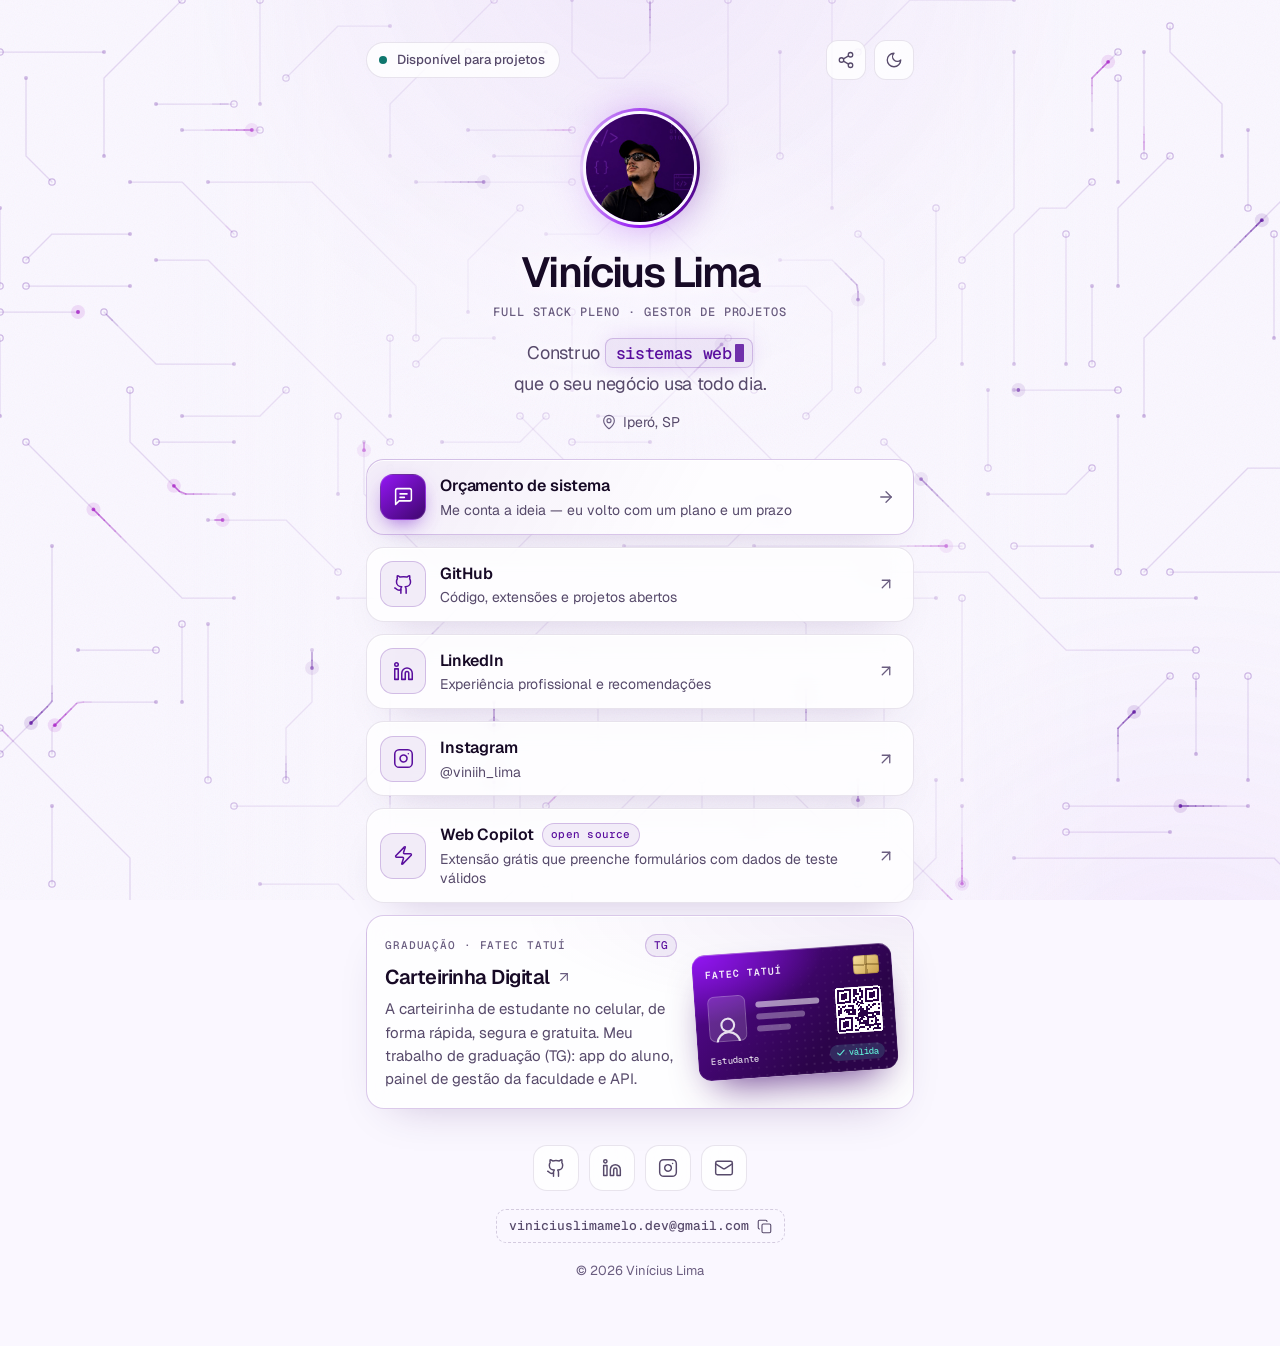
<file: index.html>
<!doctype html>
<html lang="pt-BR">
<head>
  <meta charset="utf-8">
  <meta name="viewport" content="width=device-width, initial-scale=1, viewport-fit=cover">
  <title>Vinícius Lima · Links</title>
  <meta name="description" content="Links do Vinícius Lima, desenvolvedor full stack em Iperó, SP: orçamento de sistema, GitHub, LinkedIn, Instagram e o trabalho de graduação.">
  <link rel="canonical" href="https://vinicius-lima-melo.github.io/">

  <meta property="og:type" content="profile">
  <meta property="og:locale" content="pt_BR">
  <meta property="og:site_name" content="Vinícius Lima">
  <meta property="og:title" content="Vinícius Lima · Desenvolvedor Full Stack">
  <meta property="og:description" content="Sistemas web, apps e SaaS sob medida — todos os meus links num lugar só.">
  <meta property="og:url" content="https://vinicius-lima-melo.github.io/">
  <meta property="og:image" content="https://vinicius-lima-melo.github.io/assets/og.jpg">
  <meta property="og:image:width" content="1200">
  <meta property="og:image:height" content="630">
  <meta property="og:image:alt" content="Vinícius Lima, desenvolvedor full stack: sistemas web, apps e SaaS sob medida.">
  <meta property="profile:first_name" content="Vinícius">
  <meta property="profile:last_name" content="Lima">
  <meta name="twitter:card" content="summary_large_image">

  <meta name="theme-color" content="#0c0416" media="(prefers-color-scheme: dark)">
  <meta name="theme-color" content="#faf7ff" media="(prefers-color-scheme: light)">
  <link rel="icon" href="assets/favicon.svg" type="image/svg+xml">
  <link rel="apple-touch-icon" href="assets/apple-touch-icon.png">

  <!-- Tema antes de pintar: sem isto a página piscava escura e depois clareava. -->
  <script>
    (function () {
      var t = null;
      try { t = localStorage.getItem('vl-theme'); } catch (e) {}
      if (t !== 'light' && t !== 'dark') {
        t = window.matchMedia && matchMedia('(prefers-color-scheme: light)').matches ? 'light' : 'dark';
      }
      document.documentElement.dataset.theme = t;
      document.documentElement.classList.add('js');
    })();
  </script>

  <link rel="preconnect" href="https://fonts.googleapis.com">
  <link rel="preconnect" href="https://fonts.gstatic.com" crossorigin>
  <link rel="stylesheet" href="https://fonts.googleapis.com/css2?family=Geist:wght@400;500;600;700&family=Geist+Mono:wght@400;500&display=swap">
  <link rel="stylesheet" href="styles.css">
  <script src="app.js" defer></script>
  <script src="fundos.js" defer></script>

  <script type="application/ld+json">
    {
      "@context": "https://schema.org",
      "@type": "Person",
      "name": "Vinícius Lima",
      "jobTitle": "Desenvolvedor Full Stack",
      "url": "https://vinicius-lima-melo.github.io/",
      "image": "https://vinicius-lima-melo.github.io/assets/vinicius.jpg",
      "address": { "@type": "PostalAddress", "addressLocality": "Iperó", "addressRegion": "SP", "addressCountry": "BR" },
      "knowsAbout": ["Angular", "TypeScript", "Firebase", "Node.js", "PHP", "Ionic", "PWA", "SaaS"],
      "sameAs": [
        "https://github.com/Vinicius-Lima-Melo",
        "https://www.linkedin.com/in/vinicius-lima-melo"
      ]
    }
  </script>
</head>
<body>
  <svg width="0" height="0" style="position:absolute" aria-hidden="true" focusable="false">
    <symbol id="i-github" viewBox="0 0 24 24"><path d="M15 22v-4a4.8 4.8 0 0 0-1-3.5c3 0 6-2 6-5.5.08-1.25-.27-2.48-1-3.5.28-1.15.28-2.35 0-3.5 0 0-1 0-3 1.5-2.64-.5-5.36-.5-8 0C6 2 5 2 5 2c-.3 1.15-.3 2.35 0 3.5A5.403 5.403 0 0 0 4 9c0 3.5 3 5.5 6 5.5-.39.49-.68 1.05-.85 1.65-.17.6-.22 1.23-.15 1.85v4"/><path d="M9 18c-4.51 2-5-2-7-2"/></symbol>
    <symbol id="i-linkedin" viewBox="0 0 24 24"><path d="M16 8a6 6 0 0 1 6 6v7h-4v-7a2 2 0 0 0-2-2 2 2 0 0 0-2 2v7h-4v-7a6 6 0 0 1 6-6z"/><rect width="4" height="12" x="2" y="9"/><circle cx="4" cy="4" r="2"/></symbol>
    <symbol id="i-instagram" viewBox="0 0 24 24"><rect width="20" height="20" x="2" y="2" rx="5" ry="5"/><path d="M16 11.37A4 4 0 1 1 12.63 8 4 4 0 0 1 16 11.37z"/><path d="M17.5 6.5h.01"/></symbol>
    <symbol id="i-mail" viewBox="0 0 24 24"><rect width="20" height="16" x="2" y="4" rx="2"/><path d="m22 7-8.97 5.7a1.94 1.94 0 0 1-2.06 0L2 7"/></symbol>
    <symbol id="i-message" viewBox="0 0 24 24"><path d="M21 15a2 2 0 0 1-2 2H7l-4 4V5a2 2 0 0 1 2-2h14a2 2 0 0 1 2 2z"/><path d="M8 9h8"/><path d="M8 13h5"/></symbol>
    <symbol id="i-arrow-up-right" viewBox="0 0 24 24"><path d="M7 7h10v10"/><path d="M7 17 17 7"/></symbol>
    <symbol id="i-arrow-right" viewBox="0 0 24 24"><path d="M5 12h14"/><path d="m12 5 7 7-7 7"/></symbol>
    <symbol id="i-map-pin" viewBox="0 0 24 24"><path d="M20 10c0 4.993-5.539 10.193-7.399 11.799a1 1 0 0 1-1.202 0C9.539 20.193 4 14.993 4 10a8 8 0 0 1 16 0"/><circle cx="12" cy="10" r="3"/></symbol>
    <symbol id="i-sun" viewBox="0 0 24 24"><circle cx="12" cy="12" r="4"/><path d="M12 2v2"/><path d="M12 20v2"/><path d="m4.93 4.93 1.41 1.41"/><path d="m17.66 17.66 1.41 1.41"/><path d="M2 12h2"/><path d="M20 12h2"/><path d="m6.34 17.66-1.41 1.41"/><path d="m19.07 4.93-1.41 1.41"/></symbol>
    <symbol id="i-moon" viewBox="0 0 24 24"><path d="M12 3a6 6 0 0 0 9 9 9 9 0 1 1-9-9Z"/></symbol>
    <symbol id="i-share" viewBox="0 0 24 24"><circle cx="18" cy="5" r="3"/><circle cx="6" cy="12" r="3"/><circle cx="18" cy="19" r="3"/><path d="m8.59 13.51 6.83 3.98"/><path d="m15.41 6.51-6.82 3.98"/></symbol>
    <symbol id="i-copy" viewBox="0 0 24 24"><rect width="14" height="14" x="8" y="8" rx="2" ry="2"/><path d="M4 16c-1.1 0-2-.9-2-2V4c0-1.1.9-2 2-2h10c1.1 0 2 .9 2 2"/></symbol>
    <symbol id="i-check" viewBox="0 0 24 24"><path d="M20 6 9 17l-5-5"/></symbol>
    <symbol id="i-zap" viewBox="0 0 24 24"><path d="M4 14a1 1 0 0 1-.78-1.63l9.9-10.2a.5.5 0 0 1 .86.46l-1.92 6.02A1 1 0 0 0 13 10h7a1 1 0 0 1 .78 1.63l-9.9 10.2a.5.5 0 0 1-.86-.46l1.92-6.02A1 1 0 0 0 11 14z"/></symbol>
    <symbol id="i-user" viewBox="0 0 24 24"><circle cx="12" cy="8" r="4.5"/><path d="M20 21a8 8 0 0 0-16 0"/></symbol>
    <symbol id="i-star" viewBox="0 0 24 24"><path d="M11.525 2.295a.53.53 0 0 1 .95 0l2.31 4.679a2.123 2.123 0 0 0 1.595 1.16l5.166.756a.53.53 0 0 1 .294.904l-3.736 3.638a2.123 2.123 0 0 0-.611 1.878l.882 5.14a.53.53 0 0 1-.771.56l-4.618-2.428a2.122 2.122 0 0 0-1.973 0L6.396 21.01a.53.53 0 0 1-.77-.56l.881-5.139a2.122 2.122 0 0 0-.611-1.879L2.16 9.795a.53.53 0 0 1 .294-.906l5.165-.755a2.122 2.122 0 0 0 1.597-1.16z"/></symbol>
  </svg>

  <a class="skip" href="#conteudo">Pular para os links</a>

  <div class="backdrop" aria-hidden="true">
    <div class="backdrop__glow backdrop__glow--a"></div>
    <div class="backdrop__glow backdrop__glow--b"></div>
    <canvas class="backdrop__canvas"></canvas>
    <div class="backdrop__scrim"></div>
    <div class="backdrop__noise"></div>
  </div>

  <div class="bio">
    <!-- ============================== Perfil ============================== -->
    <header class="profile">
      <div class="profile__bar">
        <p class="status"><span class="status__dot" aria-hidden="true"></span>Disponível para projetos</p>
        <div class="profile__tools">
          <button class="icon-btn" type="button" id="share-btn" aria-label="Compartilhar esta página">
            <svg class="i" aria-hidden="true"><use href="#i-share"/></svg>
          </button>
          <button class="icon-btn" type="button" id="theme-btn" aria-label="Mudar para o tema claro">
            <svg class="i i--sun" aria-hidden="true"><use href="#i-sun"/></svg>
            <svg class="i i--moon" aria-hidden="true"><use href="#i-moon"/></svg>
          </button>
        </div>
      </div>

      <div class="avatar">
        <img src="assets/vinicius.jpg" width="320" height="320" alt="Vinícius Lima, de boné e óculos escuros, sobre um fundo roxo com símbolos de código" fetchpriority="high">
      </div>

      <h1 class="name">Vinícius Lima</h1>
      <p class="role">Full Stack Pleno · Gestor de Projetos</p>
      <p class="pitch">
        <span class="pitch__lead">Construo
        <span class="sr-only">sistemas web, apps multiplataforma, SaaS e PWAs</span>
        <span class="type" aria-hidden="true"><span class="type__text" id="type-text">sistemas web</span></span></span><br>
        que o seu negócio usa todo dia.
      </p>
      <p class="where"><svg class="i" aria-hidden="true"><use href="#i-map-pin"/></svg>Iperó, SP</p>

    </header>

    <main id="conteudo" tabindex="-1">
      <!-- ============================== Aba: Links ============================== -->
      <section class="panel" id="links" aria-labelledby="links-title">
        <h2 class="sr-only" id="links-title">Links</h2>

        <ul class="blocks">
          <li data-reveal>
            <a class="card link is-highlight" href="mailto:viniciuslimamelo.dev@gmail.com?subject=Or%C3%A7amento%20de%20sistema">
              <span class="link__icon"><svg class="i" aria-hidden="true"><use href="#i-message"/></svg></span>
              <span class="link__body">
                <span class="link__label">Orçamento de sistema</span>
                <span class="link__desc">Me conta a ideia — eu volto com um plano e um prazo</span>
              </span>
              <svg class="i link__arrow" aria-hidden="true"><use href="#i-arrow-right"/></svg>
            </a>
          </li>

          <li data-reveal>
            <a class="card link" href="https://github.com/Vinicius-Lima-Melo" target="_blank" rel="noopener">
              <span class="link__icon"><svg class="i" aria-hidden="true"><use href="#i-github"/></svg></span>
              <span class="link__body">
                <span class="link__label">GitHub</span>
                <span class="link__desc">Código, extensões e projetos abertos</span>
              </span>
              <span class="sr-only">(abre em nova aba)</span>
              <svg class="i link__arrow" aria-hidden="true"><use href="#i-arrow-up-right"/></svg>
            </a>
          </li>

          <li data-reveal>
            <a class="card link" href="https://www.linkedin.com/in/vinicius-lima-melo" target="_blank" rel="noopener">
              <span class="link__icon"><svg class="i" aria-hidden="true"><use href="#i-linkedin"/></svg></span>
              <span class="link__body">
                <span class="link__label">LinkedIn</span>
                <span class="link__desc">Experiência profissional e recomendações</span>
              </span>
              <span class="sr-only">(abre em nova aba)</span>
              <svg class="i link__arrow" aria-hidden="true"><use href="#i-arrow-up-right"/></svg>
            </a>
          </li>

          <li data-reveal>
            <a class="card link" href="https://www.instagram.com/Viniih_lima/" target="_blank" rel="noopener">
              <span class="link__icon"><svg class="i" aria-hidden="true"><use href="#i-instagram"/></svg></span>
              <span class="link__body">
                <span class="link__label">Instagram</span>
                <span class="link__desc">@viniih_lima</span>
              </span>
              <span class="sr-only">(abre em nova aba)</span>
              <svg class="i link__arrow" aria-hidden="true"><use href="#i-arrow-up-right"/></svg>
            </a>
          </li>

          <li data-reveal>
            <a class="card link" href="https://github.com/Vinicius-Lima-Melo/web-copilot" target="_blank" rel="noopener">
              <span class="link__icon"><svg class="i" aria-hidden="true"><use href="#i-zap"/></svg></span>
              <span class="link__body">
                <span class="link__label">Web Copilot <span class="badge badge--violet">open source</span><span class="badge" id="copilot-stars" hidden><svg class="i" aria-hidden="true"><use href="#i-star"/></svg><span></span><span class="sr-only"></span></span></span>
                <span class="link__desc">Extensão grátis que preenche formulários com dados de teste válidos</span>
              </span>
              <span class="sr-only">(abre em nova aba)</span>
              <svg class="i link__arrow" aria-hidden="true"><use href="#i-arrow-up-right"/></svg>
            </a>
          </li>


          <!-- Destaque: o trabalho de graduação (TG) -->
          <li data-reveal>
            <article class="card feature" aria-labelledby="ptg-title">
              <div class="feature__text">
                <div class="feature__head">
                  <p class="feature__kicker">Graduação · FATEC Tatuí</p>
                  <span class="badge badge--violet">TG</span>
                </div>
                <h3 class="feature__title" id="ptg-title">
                  <a class="feature__link" href="https://github.com/Vinicius-Lima-Melo/carteirinha-digital-fatec" target="_blank" rel="noopener">Carteirinha Digital<span class="sr-only"> (abre em nova aba)</span><svg class="i" aria-hidden="true"><use href="#i-arrow-up-right"/></svg></a>
                </h3>
                <p class="feature__desc">A carteirinha de estudante no celular, de forma rápida, segura e gratuita. Meu trabalho de graduação (TG): app do aluno, painel de gestão da faculdade e API.</p>
              </div>

              <!-- Ilustração da carteirinha: decorativa, sem dados de ninguém. -->
              <div class="idcard" aria-hidden="true">
                <div class="idcard__top">
                  <span class="idcard__org">FATEC Tatuí</span>
                  <span class="idcard__chip"></span>
                </div>
                <div class="idcard__body">
                  <span class="idcard__photo"><svg class="i"><use href="#i-user"/></svg></span>
                  <span class="idcard__lines"><i></i><i></i><i></i></span>
                  <svg class="idcard__qr" viewBox="-1 -1 23 23" shape-rendering="crispEdges"><rect x="-1" y="-1" width="23" height="23" rx="2"/><path d="M0 0h7v1h-7zM8 0h2v1h-2zM11 0h1v1h-1zM14 0h7v1h-7zM0 1h1v1h-1zM6 1h1v1h-1zM8 1h2v1h-2zM11 1h2v1h-2zM14 1h1v1h-1zM20 1h1v1h-1zM0 2h1v1h-1zM2 2h3v1h-3zM6 2h1v1h-1zM8 2h3v1h-3zM12 2h1v1h-1zM14 2h1v1h-1zM16 2h3v1h-3zM20 2h1v1h-1zM0 3h1v1h-1zM2 3h3v1h-3zM6 3h1v1h-1zM8 3h1v1h-1zM12 3h1v1h-1zM14 3h1v1h-1zM16 3h3v1h-3zM20 3h1v1h-1zM0 4h1v1h-1zM2 4h3v1h-3zM6 4h1v1h-1zM9 4h1v1h-1zM11 4h2v1h-2zM14 4h1v1h-1zM16 4h3v1h-3zM20 4h1v1h-1zM0 5h1v1h-1zM6 5h1v1h-1zM8 5h2v1h-2zM11 5h1v1h-1zM14 5h1v1h-1zM20 5h1v1h-1zM0 6h7v1h-7zM8 6h1v1h-1zM10 6h1v1h-1zM12 6h1v1h-1zM14 6h7v1h-7zM9 7h1v1h-1zM11 7h2v1h-2zM0 8h1v1h-1zM2 8h2v1h-2zM5 8h3v1h-3zM10 8h1v1h-1zM15 8h1v1h-1zM17 8h2v1h-2zM20 8h1v1h-1zM1 9h1v1h-1zM7 9h1v1h-1zM11 9h1v1h-1zM14 9h1v1h-1zM16 9h1v1h-1zM0 10h2v1h-2zM3 10h6v1h-6zM10 10h3v1h-3zM14 10h2v1h-2zM20 10h1v1h-1zM0 11h2v1h-2zM4 11h2v1h-2zM7 11h2v1h-2zM11 11h4v1h-4zM0 12h1v1h-1zM5 12h4v1h-4zM10 12h11v1h-11zM10 13h5v1h-5zM17 13h1v1h-1zM19 13h2v1h-2zM0 14h7v1h-7zM8 14h2v1h-2zM11 14h2v1h-2zM14 14h5v1h-5zM0 15h1v1h-1zM6 15h1v1h-1zM9 15h3v1h-3zM14 15h1v1h-1zM18 15h1v1h-1zM0 16h1v1h-1zM2 16h3v1h-3zM6 16h1v1h-1zM10 16h1v1h-1zM12 16h3v1h-3zM16 16h1v1h-1zM18 16h2v1h-2zM0 17h1v1h-1zM2 17h3v1h-3zM6 17h1v1h-1zM10 17h5v1h-5zM18 17h1v1h-1zM0 18h1v1h-1zM2 18h3v1h-3zM6 18h1v1h-1zM8 18h1v1h-1zM13 18h8v1h-8zM0 19h1v1h-1zM6 19h1v1h-1zM10 19h3v1h-3zM15 19h1v1h-1zM19 19h1v1h-1zM0 20h7v1h-7zM8 20h2v1h-2zM14 20h1v1h-1zM17 20h4v1h-4z"/></svg>
                </div>
                <div class="idcard__foot">
                  <span>Estudante</span>
                  <span class="idcard__ok"><svg class="i"><use href="#i-check"/></svg>válida</span>
                </div>
              </div>
            </article>
          </li>
        </ul>
      </section>

      <!-- ============================== Rodapé ============================== -->
      <footer class="footer">
        <nav aria-label="Redes sociais">
          <ul class="socials">
            <li><a class="social" href="https://github.com/Vinicius-Lima-Melo" target="_blank" rel="noopener" aria-label="GitHub (abre em nova aba)"><svg class="i" aria-hidden="true"><use href="#i-github"/></svg></a></li>
            <li><a class="social" href="https://www.linkedin.com/in/vinicius-lima-melo" target="_blank" rel="noopener" aria-label="LinkedIn (abre em nova aba)"><svg class="i" aria-hidden="true"><use href="#i-linkedin"/></svg></a></li>
            <li><a class="social" href="https://www.instagram.com/Viniih_lima/" target="_blank" rel="noopener" aria-label="Instagram (abre em nova aba)"><svg class="i" aria-hidden="true"><use href="#i-instagram"/></svg></a></li>
            <li><a class="social" href="mailto:viniciuslimamelo.dev@gmail.com" aria-label="E-mail"><svg class="i" aria-hidden="true"><use href="#i-mail"/></svg></a></li>
          </ul>
        </nav>

        <button class="copy" type="button" data-copy="viniciuslimamelo.dev@gmail.com" aria-describedby="copy-hint">
          <span class="copy__text">viniciuslimamelo.dev@gmail.com</span>
          <svg class="i copy__icon" aria-hidden="true"><use href="#i-copy"/></svg>
          <svg class="i copy__done" aria-hidden="true"><use href="#i-check"/></svg>
        </button>
        <p class="sr-only" id="copy-hint">Copia o e-mail</p>

        <p class="footer__note">© 2026 Vinícius Lima</p>
      </footer>
    </main>
  </div>

  <p class="sr-only" role="status" aria-live="polite" id="announcer"></p>
</body>
</html>
</file>
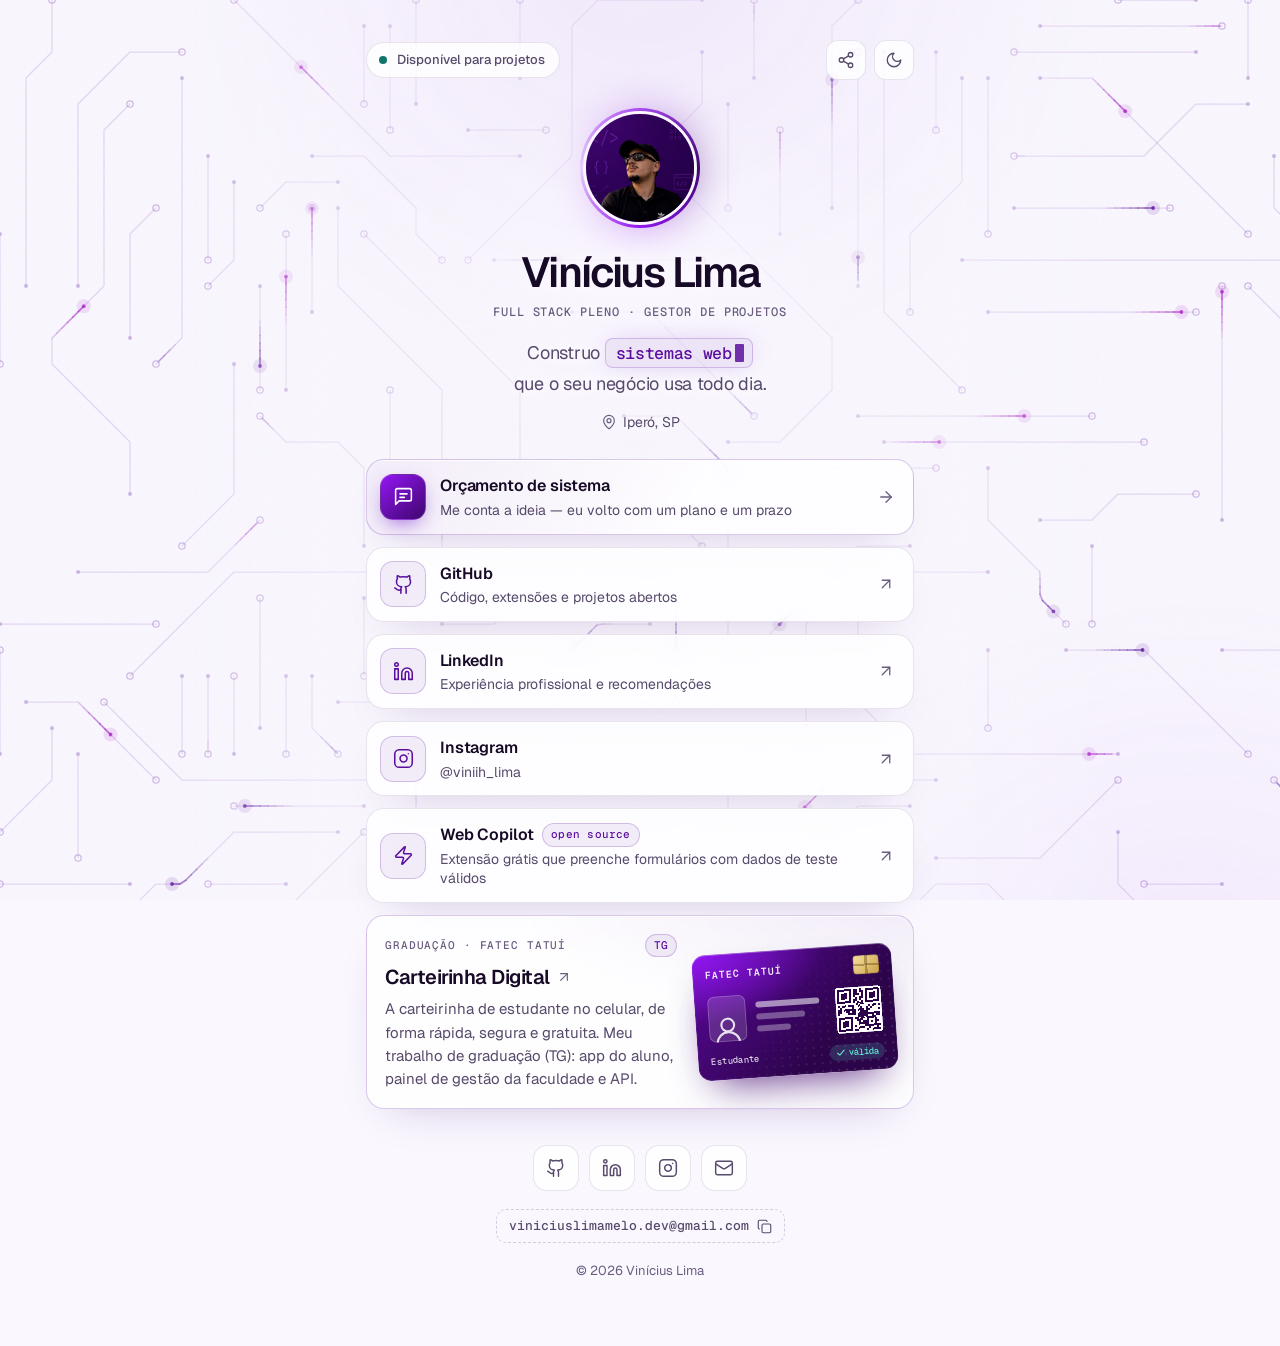
<file: dev/index.html>
<!doctype html>
<!-- A página saiu de /dev/ e foi para a raiz: links antigos continuam funcionando. -->
<html lang="pt-BR">
<head>
  <meta charset="utf-8">
  <title>Vinícius Lima · Links</title>
  <link rel="canonical" href="https://vinicius-lima-melo.github.io/">
  <meta http-equiv="refresh" content="0; url=../">
  <script>location.replace('../' + location.hash);</script>
</head>
<body>
  <p><a href="../">Ir para a página</a></p>
</body>
</html>
</file>
<file: styles.css>
/* ==========================================================================
   Vinícius Lima · página de links
   Mesma estrutura da bio do Linkei — perfil, abas "Links | Projetos", botões
   de link, bloco de destaques, bloco de texto e linha de redes —, numa coluna
   só, em qualquer tela.

   Cores em light-dark(): cada token declara as duas versões, e `color-scheme`
   (definido pelo data-theme) escolhe qual vale.
   ========================================================================== */

:root {
  color-scheme: dark;

  /* A cor da marca é o roxo do fundo da foto (#3f066e, matiz ~274°); o resto da
     paleta é a mesma cor clareada ou escurecida. O verde-água ficou só onde
     quer dizer "no ar" (selo de disponível, "em produção", "pronto"). */
  --brand: #3f066e;

  --bg:          light-dark(#faf7ff, #0c0416);
  --bg-raised:   light-dark(#ffffff, #150a24);
  --card:        light-dark(rgb(255 255 255 / 0.8), rgb(22 10 38 / 0.74));
  --card-hover:  light-dark(rgb(255 255 255 / 0.94), rgb(32 15 54 / 0.84));
  --line:        light-dark(rgb(40 6 80 / 0.1), rgb(220 190 255 / 0.09));
  --line-strong: light-dark(rgb(40 6 80 / 0.18), rgb(220 190 255 / 0.17));

  --text:   light-dark(#170a26, #f7f2ff);
  --muted:  light-dark(#574a6b, #b3a6c8);
  --subtle: light-dark(#6a5d80, #9486ab);

  --accent:       light-dark(#5a0f9e, #c9a3ff);
  --accent-vivid: light-dark(#7417c9, #e3bcff);
  --live:         light-dark(#0f766e, #5eead4);
  --amber:        light-dark(#92400e, #fcd34d);

  --tint:      light-dark(rgb(90 15 158 / 0.07), rgb(201 163 255 / 0.1));
  --tint-line: light-dark(rgb(90 15 158 / 0.22), rgb(201 163 255 / 0.24));
  --live-tint: light-dark(rgb(15 118 110 / 0.08), rgb(94 234 212 / 0.1));
  --spot:      light-dark(rgb(90 15 158 / 0.07), rgb(169 76 240 / 0.14));
  --chip:      light-dark(rgb(40 6 80 / 0.04), rgb(220 190 255 / 0.05));

  --glow-a: light-dark(rgb(116 23 201 / 0.18), rgb(91 8 155 / 0.7));
  --glow-b: light-dark(rgb(169 76 240 / 0.14), rgb(63 6 110 / 0.55));
  --dot:    light-dark(rgb(40 6 80 / 0.09), rgb(220 190 255 / 0.07));

  --shadow: 0 1px 0 light-dark(rgb(255 255 255 / 0.9), rgb(255 255 255 / 0.04)) inset,
            0 18px 44px -26px light-dark(rgb(50 10 90 / 0.28), rgb(0 0 0 / 0.9));

  --sans:  'Geist', ui-sans-serif, system-ui, -apple-system, 'Segoe UI', Roboto, sans-serif;
  --mono:  'Geist Mono', ui-monospace, 'SF Mono', Menlo, Consolas, monospace;

  --radius: 18px;
  --ease: cubic-bezier(0.22, 1, 0.36, 1);
}

:root[data-theme='light'] { color-scheme: light; }
:root[data-theme='dark']  { color-scheme: dark; }

/* Sem JavaScript, segue o sistema. */
@media (prefers-color-scheme: light) {
  :root:not([data-theme]) { color-scheme: light; }
}

/* ------------------------------------------------------------------ Base */

*, *::before, *::after { box-sizing: border-box; }
* { margin: 0; }

html {
  scroll-behavior: smooth;
  scroll-padding-top: 24px;
  -webkit-text-size-adjust: 100%;
  text-size-adjust: 100%;
}

body {
  min-height: 100dvh;
  background: var(--bg);
  color: var(--text);
  font: 400 1rem/1.6 var(--sans);
  -webkit-font-smoothing: antialiased;
  -moz-osx-font-smoothing: grayscale;
  text-rendering: optimizeLegibility;
  overflow-x: hidden;
}

img, svg { display: block; max-width: 100%; }
[hidden] { display: none !important; }
h1, h2, h3 { text-wrap: balance; }
p { text-wrap: pretty; }
a { color: inherit; }
ul, ol { list-style: none; padding: 0; }
button { font: inherit; color: inherit; cursor: pointer; }

::selection { background: color-mix(in srgb, var(--accent) 30%, transparent); }

:focus-visible {
  outline: 2px solid var(--accent);
  outline-offset: 3px;
  border-radius: 8px;
}

.i {
  width: 20px; height: 20px; flex: none;
  fill: none; stroke: currentColor; stroke-width: 1.75;
  stroke-linecap: round; stroke-linejoin: round;
}

.sr-only {
  position: absolute !important;
  width: 1px; height: 1px; padding: 0; margin: -1px;
  overflow: hidden; clip: rect(0 0 0 0); white-space: nowrap; border: 0;
}

.skip {
  position: fixed; top: 12px; left: 12px; z-index: 100;
  padding: 10px 16px; border-radius: 999px;
  background: var(--text); color: var(--bg);
  font-weight: 600; text-decoration: none;
  transform: translateY(-160%);
  transition: transform 0.2s var(--ease);
}
.skip:focus { transform: none; }

/* ------------------------------------------------------------- Fundo */

.backdrop { position: fixed; inset: 0; z-index: -1; overflow: hidden; pointer-events: none; }

.backdrop__glow {
  position: absolute; width: 70vmax; height: 70vmax; border-radius: 50%;
  filter: blur(30px);
  animation: drift 26s ease-in-out infinite alternate;
}
.backdrop__glow--a {
  top: -40vmax; left: 50%; margin-left: -35vmax;
  background: radial-gradient(closest-side, var(--glow-a), transparent);
}
.backdrop__glow--b {
  bottom: -46vmax; right: -28vmax;
  background: radial-gradient(closest-side, var(--glow-b), transparent);
  animation-delay: -13s;
}

.backdrop__noise {
  position: absolute; inset: 0; opacity: 0.05;
  background-image: url("data:image/svg+xml,%3Csvg xmlns='http://www.w3.org/2000/svg' width='160' height='160'%3E%3Cfilter id='n'%3E%3CfeTurbulence type='fractalNoise' baseFrequency='.9' numOctaves='3' stitchTiles='stitch'/%3E%3C/filter%3E%3Crect width='100%25' height='100%25' filter='url(%23n)'/%3E%3C/svg%3E");
}

@keyframes drift {
  to { transform: translate3d(4vmax, 4vmax, 0) scale(1.08); }
}

/* Cena animada (fundos.js). 100lvh: no celular a barra do navegador some e volta
   ao rolar, e o desenho não deve recomeçar por isso. */
.backdrop__canvas {
  position: absolute; top: 0; left: 0;
  width: 100vw; height: 100lvh;
}

/* Véu sob a coluna de conteúdo: o movimento aparece inteiro nas laterais e
   mais calmo atrás do texto. */
.backdrop__scrim {
  position: absolute; inset: 0;
  background: linear-gradient(90deg,
    transparent calc(50% - 480px),
    color-mix(in srgb, var(--bg) 38%, transparent) calc(50% - 300px),
    color-mix(in srgb, var(--bg) 38%, transparent) calc(50% + 300px),
    transparent calc(50% + 480px));
}

/* Quem aparece é o circuito; os halos só dão clima. */
.backdrop__glow { opacity: 0.55; }

/* ------------------------------------------------------------- Coluna */

.bio {
  width: 100%;
  max-width: 580px;
  margin: 0 auto;
  padding: max(20px, env(safe-area-inset-top)) 16px max(40px, env(safe-area-inset-bottom));
}
@media (min-width: 768px) {
  .bio { padding-top: 40px; padding-bottom: 64px; }
}

main:focus { outline: none; }

/* ------------------------------------------------------------- Cartão */

.card {
  position: relative;
  isolation: isolate;
  background: var(--card);
  border: 1px solid var(--line);
  border-radius: var(--radius);
  box-shadow: var(--shadow);
  backdrop-filter: blur(12px);
  -webkit-backdrop-filter: blur(12px);
  transition: border-color 0.3s var(--ease), background-color 0.3s var(--ease), transform 0.35s var(--ease);
}

/* Holofote que segue o ponteiro (as variáveis vêm do app.js). */
.card::before,
.card::after {
  content: '';
  position: absolute;
  border-radius: inherit;
  pointer-events: none;
  opacity: 0;
  transition: opacity 0.35s var(--ease);
}
.card::before {
  inset: 0; z-index: -1;
  background: radial-gradient(380px circle at var(--mx, 50%) var(--my, 0%), var(--spot), transparent 45%);
}
.card::after {
  inset: -1px; padding: 1px;
  background: radial-gradient(240px circle at var(--mx, 50%) var(--my, 0%),
    color-mix(in srgb, var(--accent) 70%, transparent), transparent 45%);
  -webkit-mask: linear-gradient(#000 0 0) content-box, linear-gradient(#000 0 0);
  -webkit-mask-composite: xor;
  mask: linear-gradient(#000 0 0) content-box exclude, linear-gradient(#000 0 0);
}
.card:hover::before,
.card:hover::after { opacity: 1; }

/* ------------------------------------------------------------- Botões pequenos */

.icon-btn {
  display: inline-grid; place-items: center;
  width: 40px; height: 40px;
  border-radius: 12px;
  border: 1px solid var(--line);
  background: var(--card);
  color: var(--muted);
  backdrop-filter: blur(10px);
  transition: color 0.2s, border-color 0.2s, transform 0.25s var(--ease);
}
.icon-btn:hover { color: var(--text); border-color: var(--line-strong); transform: translateY(-1px); }
.icon-btn .i { width: 18px; height: 18px; }


/* Tema: o botão mostra o tema para onde vai. */
:root[data-theme='dark'] .i--moon,
:root[data-theme='light'] .i--sun { display: none; }
:root:not([data-theme]) .i--moon { display: none; }

/* ------------------------------------------------------------- Selos */

.badge {
  display: inline-flex; align-items: center; gap: 6px;
  padding: 3px 8px;
  border-radius: 999px;
  border: 1px solid var(--line-strong);
  font: 500 0.6875rem/1.4 var(--mono);
  letter-spacing: 0.02em;
  color: var(--muted);
  white-space: nowrap;
}
.badge--violet { color: var(--accent);   background: var(--tint);      border-color: var(--tint-line); }
.badge--live   { color: var(--live); background: var(--live-tint); border-color: color-mix(in srgb, var(--live) 30%, transparent); }
.badge__dot {
  width: 6px; height: 6px; border-radius: 50%; background: currentColor;
  animation: pulse 2.4s ease-out infinite;
}

@keyframes pulse {
  0%   { box-shadow: 0 0 0 0 color-mix(in srgb, var(--live) 55%, transparent); }
  70%  { box-shadow: 0 0 0 7px transparent; }
  100% { box-shadow: 0 0 0 0 transparent; }
}

.badge .i { width: 11px; height: 11px; color: var(--amber); }

/* ------------------------------------------------------------- Perfil */

.profile {
  display: flex; flex-direction: column; align-items: center;
  text-align: center;
}

.profile__bar {
  display: flex; align-items: center; justify-content: space-between; gap: 12px;
  width: 100%;
  margin-bottom: 28px;
}
.profile__tools { display: flex; gap: 8px; }

.status {
  display: inline-flex; align-items: center; gap: 10px;
  padding: 7px 14px 7px 12px;
  border-radius: 999px;
  border: 1px solid var(--line);
  background: var(--card);
  backdrop-filter: blur(10px);
  font-size: 0.8125rem; font-weight: 500;
  color: var(--muted);
}
.status__dot {
  width: 8px; height: 8px; border-radius: 50%;
  background: var(--live);
  animation: pulse 2.4s ease-out infinite;
}

.avatar {
  position: relative;
  width: 120px; height: 120px;
  padding: 3px;
  border-radius: 50%;
}
.avatar::before,
.avatar::after {
  content: '';
  position: absolute; inset: 0;
  border-radius: 50%;
  background: conic-gradient(from 0deg, #a94cf0, #3f066e, #9316f3, #e8d0fb, #a94cf0);
  animation: spin 9s linear infinite;
}
.avatar::after { inset: 6px; filter: blur(22px); opacity: 0.55; z-index: -1; }
.avatar img {
  position: relative;
  width: 100%; height: 100%;
  border-radius: 50%;
  border: 3px solid var(--bg);
  object-fit: cover;
}

@keyframes spin { to { transform: rotate(1turn); } }

/* Texto que fica direto sobre o fundo animado: um halo da cor do fundo atrás
   das letras garante o contraste quando um traço passa por trás. */
.name, .role, .pitch, .where, .panel__intro, .footer__note {
  text-shadow: 0 0 2px var(--bg), 0 0 10px var(--bg), 0 0 22px var(--bg);
}
/* Texto em degradê (background-clip) com sombra perde o degradê. */
.type { text-shadow: none; }

/* Sombra larga atrás do bloco do perfil, pelo mesmo motivo. */
.profile { position: relative; }
.profile::before {
  content: '';
  position: absolute;
  inset: 60px -40px -30px;
  z-index: -1;
  background: radial-gradient(closest-side, color-mix(in srgb, var(--bg) 72%, transparent), transparent);
  pointer-events: none;
}

.name {
  margin-top: 22px;
  font-size: clamp(2.125rem, 1.8rem + 1.4vw, 2.625rem);
  font-weight: 600;
  line-height: 1.05;
  letter-spacing: -0.045em;
}

.role {
  margin-top: 10px;
  font: 500 0.75rem/1.4 var(--mono);
  letter-spacing: 0.08em;
  text-transform: uppercase;
  color: var(--subtle);
}

/* As linhas vêm do <br>. "Construo" e a palavra digitada nunca se separam:
   no celular estreito a letra diminui um pouco para a mais longa caber. */
.pitch {
  margin-top: 14px;
  font-size: clamp(1rem, 4.6vw, 1.125rem);
  line-height: 1.45;
  letter-spacing: -0.015em;
  color: var(--muted);
}

.pitch__lead { white-space: nowrap; }

/* O texto que se digita sozinho: monoespaçado, num "token" no roxo da foto,
   com cursor em bloco — como no terminal. */
.type {
  display: inline-flex; align-items: center;
  margin: 3px 0;
  padding: 2px 8px 2px 10px;
  border-radius: 8px;
  border: 1px solid var(--tint-line);
  background: light-dark(rgb(90 15 158 / 0.07), rgb(63 6 110 / 0.55));
  box-shadow: 0 0 26px -6px light-dark(rgb(116 23 201 / 0.25), rgb(116 23 201 / 0.65));
  font-family: var(--mono);
  font-size: 0.92em;
  font-weight: 500;
  line-height: 1.45;
  letter-spacing: -0.02em;
  color: var(--accent);
  white-space: nowrap;
}
.type::after {
  content: '';
  width: 0.55em; height: 1.1em;
  margin-left: 3px;
  border-radius: 1px;
  background: var(--accent);
  opacity: 0.85;
  animation: caret 1s steps(1) infinite;
}
@keyframes caret { 50% { opacity: 0; } }

.where {
  display: inline-flex; align-items: center; gap: 6px;
  margin-top: 14px;
  font-size: 0.875rem;
  color: var(--muted);
}
.where .i { width: 16px; height: 16px; color: var(--subtle); }

/* ------------------------------------------------------------- Painéis */

.panel { margin-top: 26px; }
.blocks { display: flex; flex-direction: column; gap: 12px; }

/* ------------------------------------------------------------- Bloco: link */

.link {
  display: flex; align-items: center; gap: 14px;
  min-height: 74px;
  padding: 13px 18px 13px 13px;
  text-decoration: none;
}
.link:hover { transform: translateY(-2px); border-color: var(--line-strong); background: var(--card-hover); }
.link:active { transform: scale(0.99); }

.link__icon {
  display: grid; place-items: center; flex: none;
  width: 46px; height: 46px;
  border-radius: 13px;
  color: var(--accent);
  background: var(--tint);
  border: 1px solid var(--tint-line);
}
.link__icon .i { width: 21px; height: 21px; }

.link__body { display: flex; flex-direction: column; gap: 2px; min-width: 0; text-align: left; }
.link__label {
  display: flex; flex-wrap: wrap; align-items: center; gap: 8px;
  font-weight: 600; letter-spacing: -0.01em;
}
.link__desc { font-size: 0.875rem; line-height: 1.4; color: var(--muted); }

.link__arrow {
  margin-left: auto;
  width: 18px; height: 18px;
  color: var(--subtle);
  transition: transform 0.3s var(--ease), color 0.3s var(--ease);
}
.link:hover .link__arrow { color: var(--text); transform: translate(2px, -2px); }
.link.is-highlight:hover .link__arrow { transform: translateX(3px); }

.link.is-highlight {
  border-color: var(--tint-line);
  background:
    linear-gradient(120deg, var(--tint), transparent 60%),
    var(--card);
}
.link.is-highlight .link__icon {
  color: #fff;
  background: linear-gradient(140deg, #9316f3, #3f066e);
  border-color: rgb(255 255 255 / 0.15);
  box-shadow: 0 8px 22px -8px rgb(116 23 201 / 0.85);
}

/* ------------------------------------------------------------- Bloco: destaque (TG) */

.feature {
  display: grid;
  gap: 18px;
  padding: 18px;
  overflow: hidden;
  border-color: var(--tint-line);
  background:
    radial-gradient(120% 90% at 100% 0%, var(--tint), transparent 60%),
    var(--card);
}
.feature:hover { border-color: color-mix(in srgb, var(--accent) 45%, transparent); }
@media (min-width: 480px) {
  .feature { grid-template-columns: minmax(0, 1fr) 200px; align-items: center; }
}

.feature__head { display: flex; align-items: center; justify-content: space-between; gap: 10px; }
.feature__kicker {
  font: 500 0.6875rem/1.3 var(--mono);
  letter-spacing: 0.08em;
  text-transform: uppercase;
  color: var(--subtle);
}
.feature__title { margin-top: 8px; font-size: 1.25rem; font-weight: 600; letter-spacing: -0.025em; line-height: 1.2; }
.feature__link { display: inline-flex; align-items: center; gap: 6px; text-decoration: none; }
.feature__link .i { width: 16px; height: 16px; color: var(--subtle); transition: transform 0.3s var(--ease), color 0.3s; }
/* O destaque inteiro é clicável, sem aninhar links. */
.feature__link::after { content: ''; position: absolute; inset: 0; border-radius: inherit; }
.feature:hover .feature__link .i { color: var(--text); transform: translate(2px, -2px); }
.feature__link:focus-visible { outline: none; }
.feature:has(.feature__link:focus-visible) { outline: 2px solid var(--accent); outline-offset: 3px; }
.feature__desc { margin-top: 8px; font-size: 0.9375rem; line-height: 1.55; color: var(--muted); }

/* A carteirinha desenhada: proporção de cartão de verdade (85,6 × 54 mm). */
.idcard {
  position: relative;
  isolation: isolate;
  overflow: hidden;
  display: flex; flex-direction: column; justify-content: space-between;
  width: 100%; max-width: 250px;
  aspect-ratio: 1.586;
  justify-self: center;
  padding: 11px 13px;
  border-radius: 13px;
  color: #fff;
  background:
    radial-gradient(120% 100% at 0% 0%, #9316f3 0%, transparent 55%),
    linear-gradient(135deg, #5b089b, #2b0449 70%);
  box-shadow: inset 0 1px 0 rgb(255 255 255 / 0.28), inset 0 0 0 1px rgb(255 255 255 / 0.08),
              0 20px 40px -18px rgb(63 6 110 / 0.85);
  transform: rotate(-4deg);
  transition: transform 0.5s var(--ease);
}
.feature:hover .idcard { transform: rotate(0deg) scale(1.03); }

/* Pontos e um reflexo que atravessa o cartão de tempos em tempos. */
.idcard::before,
.idcard::after {
  content: '';
  position: absolute; inset: 0;
  z-index: -1;
  pointer-events: none;
}
.idcard::before {
  background-image: radial-gradient(rgb(255 255 255 / 0.16) 1px, transparent 1px);
  background-size: 8px 8px;
  mask-image: linear-gradient(135deg, transparent 35%, #000);
}
.idcard::after {
  z-index: 1;
  background: linear-gradient(115deg, transparent 40%, rgb(255 255 255 / 0.2) 50%, transparent 60%);
  background-size: 260% 100%;
  background-position: 130% 0;
  animation: sheen 5s var(--ease) infinite;
}
@keyframes sheen {
  0%, 55% { background-position: 130% 0; }
  100%    { background-position: -30% 0; }
}

.idcard__top { display: flex; align-items: center; justify-content: space-between; }
.idcard__org { font: 600 0.625rem/1 var(--mono); letter-spacing: 0.1em; text-transform: uppercase; opacity: 0.92; }
.idcard__chip {
  width: 26px; height: 19px;
  border-radius: 4px;
  background:
    linear-gradient(90deg, transparent 45%, rgb(80 50 0 / 0.35) 45% 55%, transparent 55%),
    linear-gradient(transparent 45%, rgb(80 50 0 / 0.35) 45% 55%, transparent 55%),
    linear-gradient(135deg, #f8e1a0, #c9a04a);
  box-shadow: inset 0 0 0 1px rgb(80 50 0 / 0.25);
}

.idcard__body { display: grid; grid-template-columns: auto minmax(0, 1fr) auto; align-items: center; gap: 10px; }
.idcard__photo {
  display: grid; place-items: end center;
  width: 38px; height: 46px;
  overflow: hidden;
  border-radius: 7px;
  background: rgb(255 255 255 / 0.14);
  box-shadow: inset 0 0 0 1px rgb(255 255 255 / 0.22);
}
.idcard__photo .i { width: 34px; height: 34px; margin-bottom: -6px; stroke-width: 1.5; opacity: 0.85; }
.idcard__lines i { display: block; height: 6px; margin: 6px 0; border-radius: 3px; background: rgb(255 255 255 / 0.32); }
.idcard__lines i:nth-child(1) { width: 92%; background: rgb(255 255 255 / 0.55); }
.idcard__lines i:nth-child(2) { width: 70%; }
.idcard__lines i:nth-child(3) { width: 48%; }
.idcard__qr { width: 46px; height: 46px; }
.idcard__qr rect { fill: #fff; }
.idcard__qr path { fill: #2b0449; }

.idcard__foot { display: flex; align-items: center; justify-content: space-between; gap: 8px; font: 500 0.5625rem/1 var(--mono); }
.idcard__foot > span:first-child { opacity: 0.85; letter-spacing: 0.04em; }
.idcard__ok {
  display: inline-flex; align-items: center; gap: 3px;
  padding: 3px 6px;
  border-radius: 999px;
  background: rgb(94 234 212 / 0.16);
  color: #5eead4;
}
.idcard__ok .i { width: 10px; height: 10px; stroke-width: 2.5; }

/* ------------------------------------------------------------- Rodapé: redes e e-mail */

.footer {
  display: flex; flex-direction: column; align-items: center; gap: 18px;
  margin-top: 36px;
  text-align: center;
}

.socials { display: flex; flex-wrap: wrap; justify-content: center; gap: 10px; }
.social {
  display: grid; place-items: center;
  width: 46px; height: 46px;
  border-radius: 14px;
  border: 1px solid var(--line);
  background: var(--card);
  color: var(--muted);
  backdrop-filter: blur(10px);
  transition: color 0.2s, border-color 0.2s, transform 0.25s var(--ease), background-color 0.2s;
}
.social:hover { color: var(--text); border-color: var(--tint-line); background: var(--tint); transform: translateY(-2px); }

.copy {
  display: inline-flex; align-items: center; gap: 8px;
  max-width: 100%;
  padding: 8px 12px;
  border-radius: 10px;
  border: 1px dashed var(--line-strong);
  background: transparent;
  font: 500 0.8125rem/1.2 var(--mono);
  color: var(--muted);
  transition: color 0.2s, border-color 0.2s;
}
.copy:hover { color: var(--text); border-color: var(--accent); }
.copy__text { overflow: hidden; text-overflow: ellipsis; }
.copy .i { width: 15px; height: 15px; }
.copy__done { display: none; color: var(--live); }
.copy.is-done .copy__icon { display: none; }
.copy.is-done .copy__done { display: block; }

.footer__note { font-size: 0.8125rem; color: var(--subtle); }

/* ------------------------------------------------------------- Entrada */

.js [data-reveal] {
  transition: opacity 0.7s var(--ease), transform 0.7s var(--ease);
}
.js [data-reveal]:not(.is-in) {
  opacity: 0;
  transform: translateY(14px);
}

.profile > * { animation: rise 0.9s var(--ease) both; }
.profile > :nth-child(2) { animation-delay: 0.05s; }
.profile > :nth-child(3) { animation-delay: 0.1s; }
.profile > :nth-child(4) { animation-delay: 0.14s; }
.profile > :nth-child(5) { animation-delay: 0.18s; }
.profile > :nth-child(6) { animation-delay: 0.22s; }
.profile > :nth-child(n + 7) { animation-delay: 0.26s; }

@keyframes rise {
  from { opacity: 0; transform: translateY(12px); }
}

/* ------------------------------------------------------------- Movimento reduzido */

@media (prefers-reduced-motion: reduce) {
  html { scroll-behavior: auto; }
  *, *::before, *::after {
    animation-duration: 0.001ms !important;
    animation-iteration-count: 1 !important;
    transition-duration: 0.001ms !important;
  }
  .js [data-reveal]:not(.is-in) { opacity: 1; transform: none; }
  .type::after { display: none; }
}
</file>
